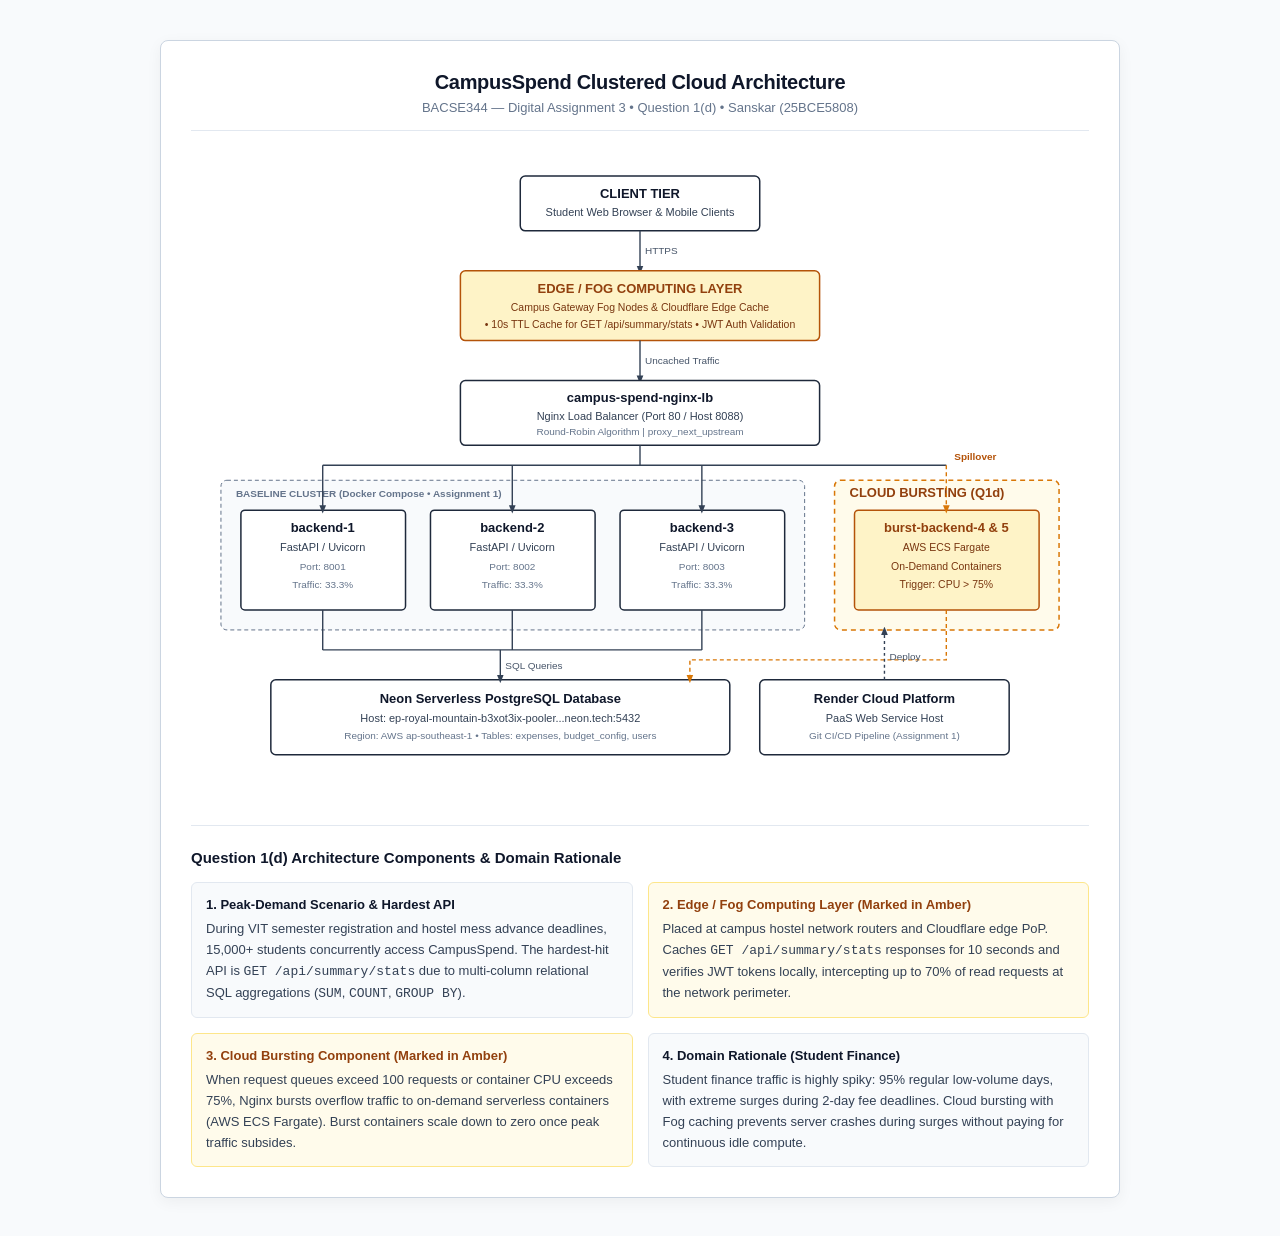
<file: architecture_diagram.html>
<!DOCTYPE html>
<html lang="en">
<head>
  <meta charset="UTF-8">
  <title>CampusSpend Architecture Diagram - Minimalist</title>
  <style>
    * { box-sizing: border-box; }
    body {
      background: #f8fafc;
      font-family: -apple-system, BlinkMacSystemFont, "Segoe UI", Roboto, Helvetica, Arial, sans-serif;
      color: #0f172a;
      margin: 0;
      padding: 40px 20px;
      display: flex;
      flex-direction: column;
      align-items: center;
    }
    .container {
      max-width: 960px;
      width: 100%;
      background: #ffffff;
      border: 1px solid #cbd5e1;
      border-radius: 8px;
      padding: 30px;
      box-shadow: 0 4px 15px rgba(0, 0, 0, 0.05);
    }
    .header {
      text-align: center;
      margin-bottom: 25px;
      border-bottom: 1px solid #e2e8f0;
      padding-bottom: 15px;
    }
    .header h1 {
      margin: 0 0 6px 0;
      font-size: 20px;
      font-weight: 700;
      letter-spacing: -0.3px;
      color: #0f172a;
    }
    .header p {
      margin: 0;
      font-size: 13px;
      color: #64748b;
    }
    svg {
      width: 100%;
      height: auto;
      display: block;
    }
    /* Minimal Diagram Styling */
    .base-box {
      fill: #ffffff;
      stroke: #1e293b;
      stroke-width: 1.5;
    }
    .cluster-boundary {
      fill: #f8fafc;
      stroke: #64748b;
      stroke-width: 1;
      stroke-dasharray: 4,3;
    }
    .burst-boundary {
      fill: #fffbeb;
      stroke: #d97706;
      stroke-width: 1.5;
      stroke-dasharray: 5,4;
    }
    .burst-box {
      fill: #fef3c7;
      stroke: #b45309;
      stroke-width: 1.5;
    }
    .text-title {
      font-size: 13px;
      font-weight: 700;
      fill: #0f172a;
    }
    .text-burst-title {
      font-size: 13px;
      font-weight: 700;
      fill: #92400e;
    }
    .text-sub {
      font-size: 11px;
      fill: #334155;
    }
    .text-muted {
      font-size: 10px;
      fill: #64748b;
    }
    .text-burst-sub {
      font-size: 10.5px;
      fill: #78350f;
    }
    .wire {
      stroke: #334155;
      stroke-width: 1.4;
      fill: none;
    }
    .wire-burst {
      stroke: #d97706;
      stroke-width: 1.4;
      stroke-dasharray: 4,3;
      fill: none;
    }
    .wire-label {
      font-size: 10px;
      fill: #475569;
      background: #ffffff;
    }
    .wire-burst-label {
      font-size: 10px;
      font-weight: 600;
      fill: #b45309;
    }

    /* Explanation Section */
    .explanation {
      margin-top: 30px;
      border-top: 1px solid #e2e8f0;
      padding-top: 20px;
      font-size: 13px;
      line-height: 1.6;
      color: #334155;
    }
    .explanation h2 {
      font-size: 15px;
      color: #0f172a;
      margin: 0 0 12px 0;
    }
    .grid {
      display: grid;
      grid-template-columns: 1fr 1fr;
      gap: 15px;
    }
    .item {
      background: #f8fafc;
      border: 1px solid #e2e8f0;
      border-radius: 6px;
      padding: 12px 14px;
    }
    .item.highlight {
      background: #fffbeb;
      border-color: #fde68a;
    }
    .item strong {
      display: block;
      margin-bottom: 4px;
      color: #0f172a;
      font-size: 13px;
    }
    .item.highlight strong {
      color: #92400e;
    }
  </style>
</head>
<body>

<div class="container">
  <div class="header">
    <h1>CampusSpend Clustered Cloud Architecture</h1>
    <p>BACSE344 &mdash; Digital Assignment 3 &bull; Question 1(d) &bull; Sanskar (25BCE5808)</p>
  </div>

  <svg viewBox="0 0 900 640" xmlns="http://www.w3.org/2000/svg">
    <defs>
      <marker id="arrow" viewBox="0 0 10 10" refX="6" refY="5" markerWidth="6" markerHeight="6" orient="auto-start-reverse">
        <path d="M 0 1 L 10 5 L 0 9 z" fill="#334155"/>
      </marker>
      <marker id="arrow-amber" viewBox="0 0 10 10" refX="6" refY="5" markerWidth="6" markerHeight="6" orient="auto-start-reverse">
        <path d="M 0 1 L 10 5 L 0 9 z" fill="#d97706"/>
      </marker>
    </defs>

    <!-- ======================================================== -->
    <!-- LAYER 1: CLIENT TIER                                     -->
    <!-- ======================================================== -->
    <rect class="base-box" x="330" y="20" width="240" height="55" rx="5"/>
    <text class="text-title" x="450" y="42" text-anchor="middle">CLIENT TIER</text>
    <text class="text-sub" x="450" y="60" text-anchor="middle">Student Web Browser &amp; Mobile Clients</text>

    <!-- Arrow: Client -> Fog -->
    <path class="wire" d="M 450 75 L 450 115" marker-end="url(#arrow)"/>
    <text class="wire-label" x="455" y="98">HTTPS</text>

    <!-- ======================================================== -->
    <!-- LAYER 2: EDGE / FOG COMPUTING (AMBER - Q1d Requirement)  -->
    <!-- ======================================================== -->
    <rect class="burst-box" x="270" y="115" width="360" height="70" rx="5"/>
    <text class="text-burst-title" x="450" y="137" text-anchor="middle">EDGE / FOG COMPUTING LAYER</text>
    <text class="text-burst-sub" x="450" y="155" text-anchor="middle">Campus Gateway Fog Nodes &amp; Cloudflare Edge Cache</text>
    <text class="text-burst-sub" x="450" y="172" text-anchor="middle">&bull; 10s TTL Cache for GET /api/summary/stats &bull; JWT Auth Validation</text>

    <!-- Arrow: Fog -> Nginx LB -->
    <path class="wire" d="M 450 185 L 450 225" marker-end="url(#arrow)"/>
    <text class="wire-label" x="455" y="208">Uncached Traffic</text>

    <!-- ======================================================== -->
    <!-- LAYER 3: NGINX LOAD BALANCER                             -->
    <!-- ======================================================== -->
    <rect class="base-box" x="270" y="225" width="360" height="65" rx="5"/>
    <text class="text-title" x="450" y="247" text-anchor="middle">campus-spend-nginx-lb</text>
    <text class="text-sub" x="450" y="265" text-anchor="middle">Nginx Load Balancer (Port 80 / Host 8088)</text>
    <text class="text-muted" x="450" y="280" text-anchor="middle">Round-Robin Algorithm | proxy_next_upstream</text>

    <!-- ======================================================== -->
    <!-- LAYER 4: COMPUTE TIER (BASELINE CLUSTER + CLOUD BURSTING)-->
    <!-- ======================================================== -->

    <!-- Boundary for Baseline 3-Node Cluster -->
    <rect class="cluster-boundary" x="30" y="325" width="585" height="150" rx="6"/>
    <text class="text-muted" x="45" y="342" font-weight="600">BASELINE CLUSTER (Docker Compose &bull; Assignment 1)</text>

    <!-- Backend 1 -->
    <rect class="base-box" x="50" y="355" width="165" height="100" rx="4"/>
    <text class="text-title" x="132" y="377" text-anchor="middle">backend-1</text>
    <text class="text-sub" x="132" y="396" text-anchor="middle">FastAPI / Uvicorn</text>
    <text class="text-muted" x="132" y="415" text-anchor="middle">Port: 8001</text>
    <text class="text-muted" x="132" y="433" text-anchor="middle">Traffic: 33.3%</text>

    <!-- Backend 2 -->
    <rect class="base-box" x="240" y="355" width="165" height="100" rx="4"/>
    <text class="text-title" x="322" y="377" text-anchor="middle">backend-2</text>
    <text class="text-sub" x="322" y="396" text-anchor="middle">FastAPI / Uvicorn</text>
    <text class="text-muted" x="322" y="415" text-anchor="middle">Port: 8002</text>
    <text class="text-muted" x="322" y="433" text-anchor="middle">Traffic: 33.3%</text>

    <!-- Backend 3 -->
    <rect class="base-box" x="430" y="355" width="165" height="100" rx="4"/>
    <text class="text-title" x="512" y="377" text-anchor="middle">backend-3</text>
    <text class="text-sub" x="512" y="396" text-anchor="middle">FastAPI / Uvicorn</text>
    <text class="text-muted" x="512" y="415" text-anchor="middle">Port: 8003</text>
    <text class="text-muted" x="512" y="433" text-anchor="middle">Traffic: 33.3%</text>

    <!-- Boundary for Cloud Bursting Tier (AMBER) -->
    <rect class="burst-boundary" x="645" y="325" width="225" height="150" rx="6"/>
    <text class="text-burst-title" x="660" y="342" font-size="11">CLOUD BURSTING (Q1d)</text>

    <!-- Burst Nodes -->
    <rect class="burst-box" x="665" y="355" width="185" height="100" rx="4"/>
    <text class="text-burst-title" x="757" y="377" text-anchor="middle">burst-backend-4 &amp; 5</text>
    <text class="text-burst-sub" x="757" y="396" text-anchor="middle">AWS ECS Fargate</text>
    <text class="text-burst-sub" x="757" y="415" text-anchor="middle">On-Demand Containers</text>
    <text class="text-burst-sub" x="757" y="433" text-anchor="middle">Trigger: CPU &gt; 75%</text>

    <!-- CLEAN ORTHOGONAL DISPATCH BUS (Nginx -> Backends & Burst) -->
    <!-- Vertical line from LB down to bus at y=310 -->
    <path class="wire" d="M 450 290 L 450 310"/>
    <!-- Horizontal distribution bus line -->
    <path class="wire" d="M 132 310 L 757 310"/>
    <!-- Drops from bus to each node -->
    <path class="wire" d="M 132 310 L 132 355" marker-end="url(#arrow)"/>
    <path class="wire" d="M 322 310 L 322 355" marker-end="url(#arrow)"/>
    <path class="wire" d="M 512 310 L 512 355" marker-end="url(#arrow)"/>
    <!-- Drop to burst node with amber dashed line -->
    <path class="wire-burst" d="M 757 310 L 757 355" marker-end="url(#arrow-amber)"/>
    <text class="wire-burst-label" x="765" y="305">Spillover</text>

    <!-- ======================================================== -->
    <!-- LAYER 5: PERSISTENCE & PAAS TIER (Assignment 1)          -->
    <!-- ======================================================== -->
    <rect class="base-box" x="80" y="525" width="460" height="75" rx="5"/>
    <text class="text-title" x="310" y="548" text-anchor="middle">Neon Serverless PostgreSQL Database</text>
    <text class="text-sub" x="310" y="567" text-anchor="middle">Host: ep-royal-mountain-b3xot3ix-pooler...neon.tech:5432</text>
    <text class="text-muted" x="310" y="584" text-anchor="middle">Region: AWS ap-southeast-1 &bull; Tables: expenses, budget_config, users</text>

    <rect class="base-box" x="570" y="525" width="250" height="75" rx="5"/>
    <text class="text-title" x="695" y="548" text-anchor="middle">Render Cloud Platform</text>
    <text class="text-sub" x="695" y="567" text-anchor="middle">PaaS Web Service Host</text>
    <text class="text-muted" x="695" y="584" text-anchor="middle">Git CI/CD Pipeline (Assignment 1)</text>

    <!-- CLEAN BUS FROM BACKENDS TO DATABASE -->
    <!-- Horizontal collector bus at y=495 -->
    <path class="wire" d="M 132 455 L 132 495"/>
    <path class="wire" d="M 322 455 L 322 495"/>
    <path class="wire" d="M 512 455 L 512 495"/>
    <path class="wire" d="M 132 495 L 512 495"/>
    <!-- Single trunk down to Neon DB -->
    <path class="wire" d="M 310 495 L 310 525" marker-end="url(#arrow)"/>
    <text class="wire-label" x="315" y="514">SQL Queries</text>

    <!-- Burst to Neon DB -->
    <path class="wire-burst" d="M 757 455 L 757 505 L 500 505 L 500 525" marker-end="url(#arrow-amber)"/>

    <!-- CI/CD connection from Render to Cluster -->
    <path class="wire" d="M 695 525 L 695 475" stroke-dasharray="3,3" marker-end="url(#arrow)"/>
    <text class="wire-label" x="700" y="505">Deploy</text>
  </svg>

  <div class="explanation">
    <h2>Question 1(d) Architecture Components &amp; Domain Rationale</h2>
    <div class="grid">
      <div class="item">
        <strong>1. Peak-Demand Scenario &amp; Hardest API</strong>
        During VIT semester registration and hostel mess advance deadlines, 15,000+ students concurrently access CampusSpend. The hardest-hit API is <code>GET /api/summary/stats</code> due to multi-column relational SQL aggregations (<code>SUM</code>, <code>COUNT</code>, <code>GROUP BY</code>).
      </div>
      <div class="item highlight">
        <strong>2. Edge / Fog Computing Layer (Marked in Amber)</strong>
        Placed at campus hostel network routers and Cloudflare edge PoP. Caches <code>GET /api/summary/stats</code> responses for 10 seconds and verifies JWT tokens locally, intercepting up to 70% of read requests at the network perimeter.
      </div>
      <div class="item highlight">
        <strong>3. Cloud Bursting Component (Marked in Amber)</strong>
        When request queues exceed 100 requests or container CPU exceeds 75%, Nginx bursts overflow traffic to on-demand serverless containers (AWS ECS Fargate). Burst containers scale down to zero once peak traffic subsides.
      </div>
      <div class="item">
        <strong>4. Domain Rationale (Student Finance)</strong>
        Student finance traffic is highly spiky: 95% regular low-volume days, with extreme surges during 2-day fee deadlines. Cloud bursting with Fog caching prevents server crashes during surges without paying for continuous idle compute.
      </div>
    </div>
  </div>
</div>

</body>
</html>
</file>
